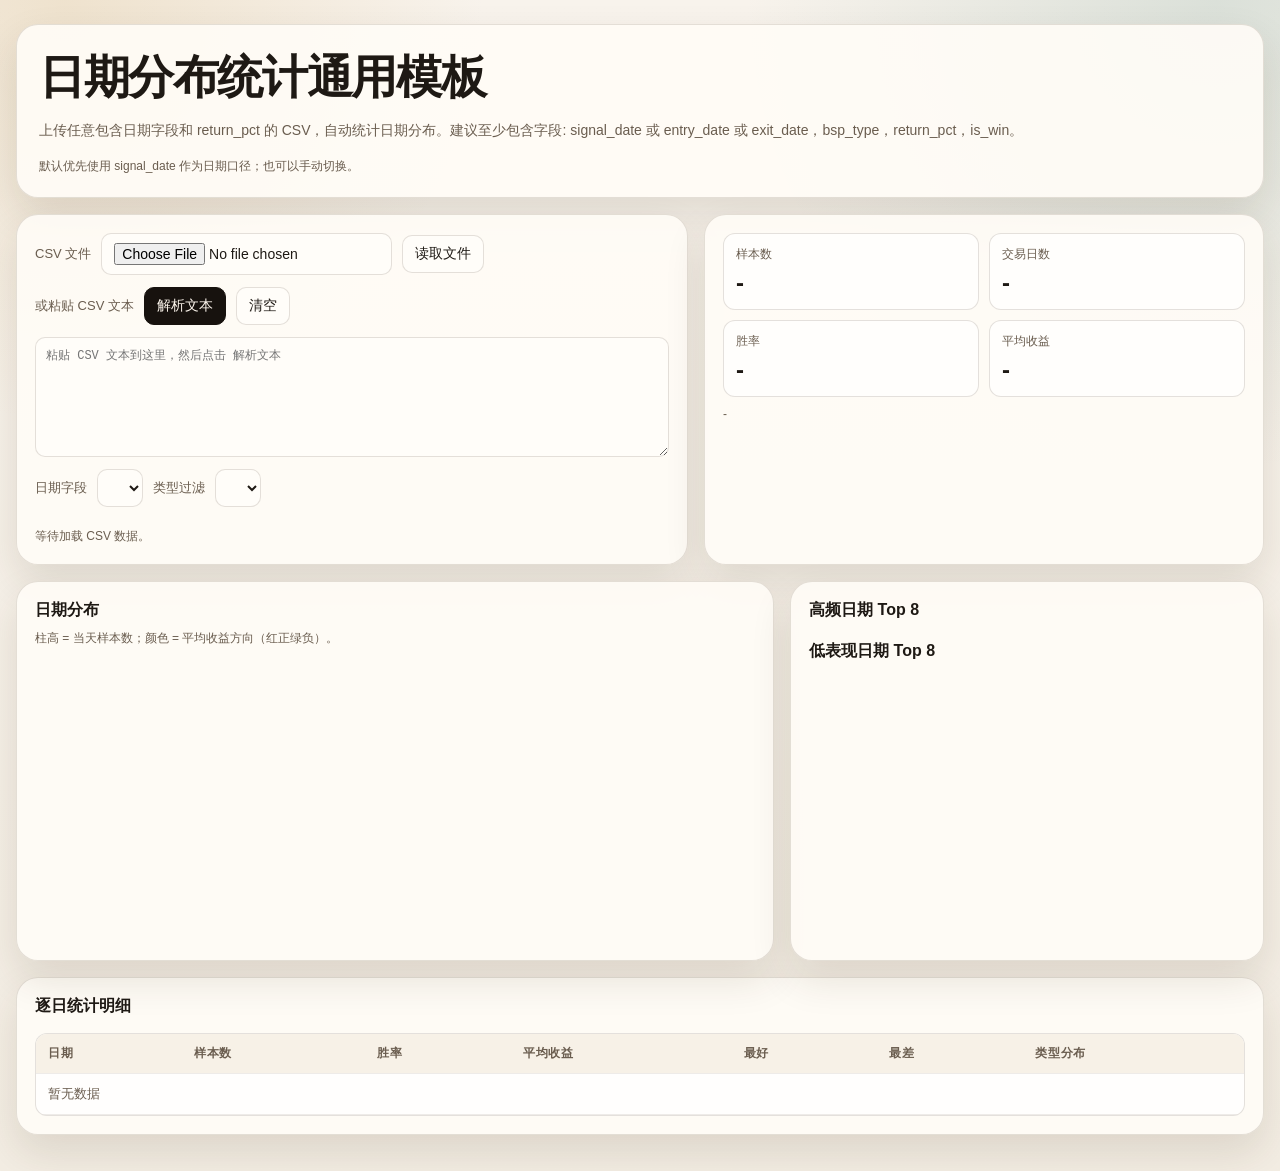
<file: date_distribution_template.html>
<!DOCTYPE html>
<html lang="zh-CN">
<head>
  <meta charset="UTF-8">
  <meta name="viewport" content="width=device-width, initial-scale=1.0">
  <title>日期分布统计 - 通用模板</title>
  <style>
    :root {
      --bg: #f3ede3;
      --bg2: #f8f3ec;
      --panel: rgba(255, 252, 247, 0.9);
      --text: #1e1914;
      --muted: #6a5d4f;
      --line: rgba(89, 71, 49, 0.16);
      --up: #bf3f2f;
      --down: #2a6f65;
      --warn: #be8a2f;
      --radius: 16px;
      --shadow: 0 18px 40px rgba(61, 39, 20, 0.12);
    }

    * { box-sizing: border-box; }

    body {
      margin: 0;
      color: var(--text);
      font-family: "Segoe UI", "PingFang SC", "Microsoft YaHei", sans-serif;
      background:
        radial-gradient(circle at 5% 0%, rgba(190, 138, 47, 0.16), transparent 25%),
        radial-gradient(circle at 95% 0%, rgba(42, 111, 101, 0.14), transparent 28%),
        linear-gradient(180deg, var(--bg2) 0%, var(--bg) 100%);
      min-height: 100vh;
    }

    .page {
      max-width: 1320px;
      margin: 0 auto;
      padding: 24px 16px 36px;
    }

    .hero,
    .panel {
      background: var(--panel);
      border: 1px solid var(--line);
      border-radius: 22px;
      box-shadow: var(--shadow);
    }

    .hero {
      padding: 22px;
      margin-bottom: 16px;
    }

    h1 {
      margin: 0;
      font-family: "Georgia", "Noto Serif SC", serif;
      font-size: clamp(28px, 4vw, 46px);
      letter-spacing: -0.03em;
    }

    .sub {
      margin-top: 10px;
      color: var(--muted);
      line-height: 1.7;
      font-size: 14px;
    }

    .top-grid {
      margin-top: 16px;
      display: grid;
      grid-template-columns: 1.2fr 1fr;
      gap: 16px;
    }

    .panel {
      padding: 18px;
    }

    .controls {
      display: grid;
      gap: 12px;
    }

    .row {
      display: flex;
      gap: 10px;
      flex-wrap: wrap;
      align-items: center;
    }

    label {
      font-size: 13px;
      color: var(--muted);
    }

    input[type="file"],
    select,
    button,
    textarea {
      border: 1px solid var(--line);
      border-radius: 10px;
      background: #fffdf9;
      color: var(--text);
      font-size: 14px;
    }

    input[type="file"],
    select,
    button {
      padding: 9px 12px;
    }

    textarea {
      width: 100%;
      min-height: 120px;
      padding: 10px;
      resize: vertical;
      font-family: Consolas, "Courier New", monospace;
      font-size: 12px;
      line-height: 1.45;
    }

    button {
      cursor: pointer;
      background: #17120e;
      color: #fff8ef;
      border-color: #17120e;
    }

    .ghost {
      background: #fffdf9;
      color: var(--text);
      border-color: var(--line);
    }

    .metric-grid {
      display: grid;
      grid-template-columns: repeat(2, minmax(0, 1fr));
      gap: 10px;
    }

    .metric {
      border: 1px solid var(--line);
      border-radius: 12px;
      padding: 12px;
      background: rgba(255, 255, 255, 0.7);
    }

    .metric .k {
      font-size: 12px;
      color: var(--muted);
    }

    .metric .v {
      margin-top: 6px;
      font-size: 24px;
      font-weight: 700;
      letter-spacing: -0.03em;
    }

    .layout {
      margin-top: 16px;
      display: grid;
      grid-template-columns: 1.6fr 1fr;
      gap: 16px;
    }

    .chart {
      display: grid;
      grid-template-columns: repeat(auto-fit, minmax(34px, 1fr));
      gap: 8px;
      min-height: 280px;
      align-items: end;
      margin-top: 14px;
    }

    .bar-wrap {
      min-height: 200px;
      display: flex;
      flex-direction: column;
      justify-content: end;
      align-items: center;
      gap: 8px;
    }

    .bar-track {
      width: 100%;
      height: 150px;
      border-radius: 10px;
      border: 1px solid rgba(89, 71, 49, 0.12);
      background: rgba(255, 255, 255, 0.55);
      display: flex;
      align-items: end;
      overflow: hidden;
    }

    .bar {
      width: 100%;
      border-radius: 10px 10px 8px 8px;
      min-height: 4px;
      background: var(--warn);
      transition: 0.2s ease;
    }

    .bar-date {
      font-size: 11px;
      color: var(--muted);
    }

    .bar-count {
      font-size: 11px;
      color: var(--muted);
    }

    .list {
      margin-top: 10px;
      display: grid;
      gap: 8px;
    }

    .item {
      border: 1px solid var(--line);
      border-radius: 10px;
      padding: 9px 10px;
      background: rgba(255, 255, 255, 0.72);
      font-size: 13px;
      display: flex;
      justify-content: space-between;
      gap: 8px;
    }

    .table-wrap {
      margin-top: 16px;
      overflow: auto;
      border: 1px solid var(--line);
      border-radius: 12px;
      background: rgba(255, 255, 255, 0.74);
    }

    table {
      width: 100%;
      border-collapse: collapse;
      min-width: 760px;
    }

    th, td {
      padding: 11px 12px;
      border-bottom: 1px solid rgba(89, 71, 49, 0.1);
      text-align: left;
      font-size: 13px;
    }

    th {
      position: sticky;
      top: 0;
      background: #f7f1e7;
      font-size: 12px;
      color: var(--muted);
      text-transform: uppercase;
      letter-spacing: 0.06em;
    }

    .muted { color: var(--muted); }
    .up { color: var(--up); }
    .down { color: var(--down); }

    .type-cell {
      position: relative;
    }

    .type-cell-summary {
      cursor: help;
      border-bottom: 1px dashed rgba(89, 71, 49, 0.35);
    }

    .type-tooltip {
      position: absolute;
      z-index: 30;
      left: 0;
      top: calc(100% + 6px);
      width: max-content;
      max-width: min(460px, 82vw);
      padding: 8px 10px;
      border-radius: 10px;
      border: 1px solid rgba(89, 71, 49, 0.22);
      background: rgba(255, 252, 247, 0.98);
      box-shadow: 0 10px 24px rgba(61, 39, 20, 0.15);
      line-height: 1.45;
      font-size: 12px;
      color: var(--text);
      opacity: 0;
      visibility: hidden;
      transform: translateY(4px);
      transition: opacity 0.15s ease, transform 0.15s ease, visibility 0.15s ease;
      pointer-events: none;
      white-space: normal;
    }

    .type-cell:hover .type-tooltip,
    .type-cell:focus-within .type-tooltip {
      opacity: 1;
      visibility: visible;
      transform: translateY(0);
    }

    .type-tooltip-title {
      font-weight: 700;
      margin-bottom: 4px;
    }

    .type-tooltip-line {
      margin-top: 3px;
      color: var(--muted);
    }

    .tip {
      margin-top: 8px;
      font-size: 12px;
      color: var(--muted);
      line-height: 1.55;
    }

    @media (max-width: 1050px) {
      .top-grid,
      .layout {
        grid-template-columns: 1fr;
      }
    }
  </style>
</head>
<body>
  <div class="page">
    <section class="hero">
      <h1>日期分布统计通用模板</h1>
      <p class="sub">上传任意包含日期字段和 return_pct 的 CSV，自动统计日期分布。建议至少包含字段: signal_date 或 entry_date 或 exit_date，bsp_type，return_pct，is_win。</p>
      <div class="tip">默认优先使用 signal_date 作为日期口径；也可以手动切换。</div>
    </section>

    <section class="top-grid">
      <article class="panel controls">
        <div class="row">
          <label for="csvFile">CSV 文件</label>
          <input id="csvFile" type="file" accept=".csv,text/csv">
          <button id="loadFileBtn" class="ghost" type="button">读取文件</button>
        </div>
        <div class="row">
          <label for="csvText">或粘贴 CSV 文本</label>
          <button id="loadTextBtn" type="button">解析文本</button>
          <button id="clearBtn" class="ghost" type="button">清空</button>
        </div>
        <textarea id="csvText" placeholder="粘贴 CSV 文本到这里，然后点击 解析文本"></textarea>
        <div class="row">
          <label for="dateField">日期字段</label>
          <select id="dateField"></select>
          <label for="typeField">类型过滤</label>
          <select id="typeField"></select>
        </div>
        <div id="status" class="tip">等待加载 CSV 数据。</div>
      </article>

      <article class="panel">
        <div class="metric-grid">
          <div class="metric">
            <div class="k">样本数</div>
            <div class="v" id="mTotal">-</div>
          </div>
          <div class="metric">
            <div class="k">交易日数</div>
            <div class="v" id="mDays">-</div>
          </div>
          <div class="metric">
            <div class="k">胜率</div>
            <div class="v" id="mWin">-</div>
          </div>
          <div class="metric">
            <div class="k">平均收益</div>
            <div class="v" id="mAvg">-</div>
          </div>
        </div>
        <div class="tip" id="metaTip">-</div>
      </article>
    </section>

    <section class="layout">
      <article class="panel">
        <strong id="chartTitle">日期分布</strong>
        <div class="tip">柱高 = 当天样本数；颜色 = 平均收益方向（红正绿负）。</div>
        <div id="chart" class="chart"></div>
      </article>

      <article class="panel">
        <strong>高频日期 Top 8</strong>
        <div id="topDays" class="list"></div>
        <div style="height:10px"></div>
        <strong>低表现日期 Top 8</strong>
        <div id="lowDays" class="list"></div>
      </article>
    </section>

    <section class="panel" style="margin-top:16px;">
      <strong>逐日统计明细</strong>
      <div class="table-wrap">
        <table>
          <thead>
            <tr>
              <th>日期</th>
              <th>样本数</th>
              <th>胜率</th>
              <th>平均收益</th>
              <th>最好</th>
              <th>最差</th>
              <th>类型分布</th>
            </tr>
          </thead>
          <tbody id="statsBody">
            <tr><td colspan="7" class="muted">暂无数据</td></tr>
          </tbody>
        </table>
      </div>
    </section>
  </div>

  <script>
    const state = {
      rawRows: [],
      rows: [],
      dateField: "",
      typeFilter: "all",
      availableDateFields: [],
      availableTypes: [],
    };

    const RETURN_BINS = [
      { key: "lt_neg2", label: "<-2%" },
      { key: "neg2_to_0", label: "-2%~0%" },
      { key: "zero_to_2", label: "0%~2%" },
      { key: "ge_2", label: ">=2%" },
    ];

    const el = {
      csvFile: document.getElementById("csvFile"),
      csvText: document.getElementById("csvText"),
      loadFileBtn: document.getElementById("loadFileBtn"),
      loadTextBtn: document.getElementById("loadTextBtn"),
      clearBtn: document.getElementById("clearBtn"),
      dateField: document.getElementById("dateField"),
      typeField: document.getElementById("typeField"),
      status: document.getElementById("status"),
      mTotal: document.getElementById("mTotal"),
      mDays: document.getElementById("mDays"),
      mWin: document.getElementById("mWin"),
      mAvg: document.getElementById("mAvg"),
      metaTip: document.getElementById("metaTip"),
      chartTitle: document.getElementById("chartTitle"),
      chart: document.getElementById("chart"),
      topDays: document.getElementById("topDays"),
      lowDays: document.getElementById("lowDays"),
      statsBody: document.getElementById("statsBody"),
    };

    function setStatus(text, isError) {
      el.status.textContent = text;
      el.status.className = isError ? "tip down" : "tip";
    }

    function parseCsv(text) {
      const rows = [];
      let row = [];
      let value = "";
      let inQuotes = false;

      for (let i = 0; i < text.length; i += 1) {
        const ch = text[i];
        const next = text[i + 1];
        if (ch === '"') {
          if (inQuotes && next === '"') {
            value += '"';
            i += 1;
          } else {
            inQuotes = !inQuotes;
          }
        } else if (ch === "," && !inQuotes) {
          row.push(value);
          value = "";
        } else if ((ch === "\n" || ch === "\r") && !inQuotes) {
          if (ch === "\r" && next === "\n") i += 1;
          row.push(value);
          if (row.some((x) => x !== "")) rows.push(row);
          row = [];
          value = "";
        } else {
          value += ch;
        }
      }

      if (value || row.length) {
        row.push(value);
        rows.push(row);
      }

      if (rows.length < 2) {
        throw new Error("CSV 至少需要表头和一行数据。");
      }

      const header = rows[0].map((h) => h.trim());
      return rows.slice(1).map((cells) => {
        const obj = {};
        header.forEach((h, idx) => {
          obj[h] = (cells[idx] || "").trim();
        });
        return obj;
      });
    }

    function pickDateFields(firstRow) {
      const priority = ["signal_date", "entry_date", "exit_date", "date", "trade_date"];
      const keys = Object.keys(firstRow || {});
      const inPriority = priority.filter((k) => keys.includes(k));
      const fuzzy = keys.filter((k) => /date|day/i.test(k) && !inPriority.includes(k));
      return [...inPriority, ...fuzzy];
    }

    function normalizeRows(raw) {
      return raw
        .map((r) => ({
          ...r,
          return_pct: Number(r.return_pct),
          is_win: String(r.is_win || "").toLowerCase() === "true",
          bsp_type: r.bsp_type || "unknown",
        }))
        .filter((r) => Number.isFinite(r.return_pct));
    }

    function toPercent(v) {
      return `${v.toFixed(2)}%`;
    }

    function toRate(v) {
      return `${(v * 100).toFixed(1)}%`;
    }

    function escapeHtml(text) {
      return String(text)
        .replace(/&/g, "&amp;")
        .replace(/</g, "&lt;")
        .replace(/>/g, "&gt;")
        .replace(/\"/g, "&quot;")
        .replace(/'/g, "&#39;");
    }

    function pickReturnBin(value) {
      if (value < -2) return "lt_neg2";
      if (value < 0) return "neg2_to_0";
      if (value < 2) return "zero_to_2";
      return "ge_2";
    }

    function buildTypeDistributionTooltip(typeReturnBins) {
      const typeEntries = Object.entries(typeReturnBins)
        .sort((a, b) => b[1].total - a[1].total);

      const blocks = typeEntries.map(([type, info]) => {
        const total = info.total || 1;
        const parts = RETURN_BINS.map((bin) => {
          const count = info.bins[bin.key] || 0;
          const rate = toRate(count / total);
          return `${bin.label}: ${count} (${rate})`;
        }).join(" | ");
        return `
          <div class="type-tooltip-title">${escapeHtml(type)} (${info.total}条)</div>
          <div class="type-tooltip-line">${parts}</div>
        `;
      }).join("");

      return `
        <div class="type-tooltip">
          ${blocks}
        </div>
      `;
    }

    function getFilteredRows() {
      return state.typeFilter === "all"
        ? state.rows
        : state.rows.filter((r) => r.bsp_type === state.typeFilter);
    }

    function summarizeByDate(rows, dateField) {
      const map = new Map();
      rows.forEach((r) => {
        const d = r[dateField];
        if (!d) return;
        if (!map.has(d)) map.set(d, []);
        map.get(d).push(r);
      });
      return Array.from(map.entries())
        .map(([date, items]) => {
          const count = items.length;
          const wins = items.filter((i) => i.is_win).length;
          const avg = items.reduce((s, i) => s + i.return_pct, 0) / count;
          const best = Math.max(...items.map((i) => i.return_pct));
          const worst = Math.min(...items.map((i) => i.return_pct));
          const types = items.reduce((acc, i) => {
            acc[i.bsp_type] = (acc[i.bsp_type] || 0) + 1;
            return acc;
          }, {});
          const typeReturnBins = items.reduce((acc, i) => {
            const t = i.bsp_type || "unknown";
            if (!acc[t]) {
              acc[t] = {
                total: 0,
                bins: {
                  lt_neg2: 0,
                  neg2_to_0: 0,
                  zero_to_2: 0,
                  ge_2: 0,
                },
              };
            }
            acc[t].total += 1;
            acc[t].bins[pickReturnBin(i.return_pct)] += 1;
            return acc;
          }, {});
          return { date, count, wins, winRate: wins / count, avg, best, worst, types, typeReturnBins };
        })
        .sort((a, b) => a.date.localeCompare(b.date));
    }

    function renderSelectors() {
      el.dateField.innerHTML = state.availableDateFields
        .map((f) => `<option value="${f}">${f}</option>`)
        .join("");
      el.dateField.value = state.dateField;

      const typeOptions = ["all", ...state.availableTypes];
      el.typeField.innerHTML = typeOptions
        .map((t) => `<option value="${t}">${t === "all" ? "全部类型" : t}</option>`)
        .join("");
      el.typeField.value = state.typeFilter;
    }

    function renderStats() {
      const filtered = getFilteredRows();
      const daily = summarizeByDate(filtered, state.dateField);

      if (!daily.length) {
        el.mTotal.textContent = "0";
        el.mDays.textContent = "0";
        el.mWin.textContent = "-";
        el.mAvg.textContent = "-";
        el.chart.innerHTML = "";
        el.topDays.innerHTML = "";
        el.lowDays.innerHTML = "";
        el.statsBody.innerHTML = '<tr><td colspan="7" class="muted">当前过滤条件下无数据</td></tr>';
        el.metaTip.textContent = "请调整日期字段或类型过滤。";
        return;
      }

      const total = filtered.length;
      const totalWins = filtered.filter((r) => r.is_win).length;
      const avgAll = filtered.reduce((s, r) => s + r.return_pct, 0) / total;
      const peak = [...daily].sort((a, b) => b.count - a.count)[0];

      el.mTotal.textContent = String(total);
      el.mDays.textContent = String(daily.length);
      el.mWin.textContent = toRate(totalWins / total);
      el.mAvg.textContent = toPercent(avgAll);
      el.mAvg.className = `v ${avgAll >= 0 ? "up" : "down"}`;
      el.metaTip.textContent = `日期字段: ${state.dateField}，峰值日期: ${peak.date} (${peak.count} 条)`;

      el.chartTitle.textContent = `${state.dateField} 日期分布`;
      const maxCount = Math.max(...daily.map((d) => d.count));
      el.chart.innerHTML = daily.map((d) => {
        const h = Math.max((d.count / maxCount) * 100, 4);
        const color = d.avg >= 0 ? "var(--up)" : "var(--down)";
        return `
          <div class="bar-wrap" title="${d.date} | 样本 ${d.count} | 胜率 ${toRate(d.winRate)} | 均值 ${toPercent(d.avg)}">
            <div class="bar-count">${d.count}</div>
            <div class="bar-track">
              <div class="bar" style="height:${h}%; background:${color};"></div>
            </div>
            <div class="bar-date">${d.date.slice(-5)}</div>
          </div>
        `;
      }).join("");

      const top = [...daily].sort((a, b) => b.count - a.count).slice(0, 8);
      el.topDays.innerHTML = top.map((d) => `
        <div class="item">
          <span>${d.date}</span>
          <span>${d.count} 条 / ${toRate(d.winRate)}</span>
        </div>
      `).join("");

      const low = [...daily].sort((a, b) => a.avg - b.avg).slice(0, 8);
      el.lowDays.innerHTML = low.map((d) => `
        <div class="item">
          <span>${d.date}</span>
          <span class="${d.avg >= 0 ? "up" : "down"}">${toPercent(d.avg)}</span>
        </div>
      `).join("");

      el.statsBody.innerHTML = daily.map((d) => {
        const ts = Object.entries(d.types)
          .sort((a, b) => b[1] - a[1])
          .map(([t, c]) => `${t}:${c}`)
          .join(" / ");
        const tooltipHtml = buildTypeDistributionTooltip(d.typeReturnBins || {});
        return `
          <tr>
            <td>${d.date}</td>
            <td>${d.count}</td>
            <td>${toRate(d.winRate)}</td>
            <td class="${d.avg >= 0 ? "up" : "down"}">${toPercent(d.avg)}</td>
            <td class="up">${toPercent(d.best)}</td>
            <td class="down">${toPercent(d.worst)}</td>
            <td class="type-cell"><span tabindex="0" class="type-cell-summary">${ts}</span>${tooltipHtml}</td>
          </tr>
        `;
      }).join("");
    }

    function applyData(rawRows) {
      if (!rawRows.length) {
        throw new Error("没有读取到数据行。");
      }

      const normalized = normalizeRows(rawRows);
      if (!normalized.length) {
        throw new Error("没有可用数据。请确认 return_pct 字段是数值。\n");
      }

      const dates = pickDateFields(normalized[0]);
      if (!dates.length) {
        throw new Error("未识别到日期字段。请至少包含 signal_date / entry_date / exit_date 之一。\n");
      }

      state.rawRows = rawRows;
      state.rows = normalized;
      state.availableDateFields = dates;
      state.dateField = dates.includes(state.dateField) ? state.dateField : dates[0];
      state.availableTypes = Array.from(new Set(normalized.map((r) => r.bsp_type))).sort((a, b) => a.localeCompare(b));
      state.typeFilter = state.availableTypes.includes(state.typeFilter) ? state.typeFilter : "all";

      renderSelectors();
      renderStats();
      setStatus(`已加载 ${normalized.length} 条数据，检测到日期字段: ${dates.join(", ")}`);
    }

    async function loadFromFile() {
      const file = el.csvFile.files[0];
      if (!file) {
        setStatus("请先选择 CSV 文件。", true);
        return;
      }
      const text = await file.text();
      const parsed = parseCsv(text);
      applyData(parsed);
    }

    function loadFromText() {
      const text = el.csvText.value.trim();
      if (!text) {
        setStatus("请先粘贴 CSV 文本。", true);
        return;
      }
      const parsed = parseCsv(text);
      applyData(parsed);
    }

    function clearAll() {
      state.rawRows = [];
      state.rows = [];
      state.dateField = "";
      state.typeFilter = "all";
      state.availableDateFields = [];
      state.availableTypes = [];
      el.csvFile.value = "";
      el.csvText.value = "";
      el.dateField.innerHTML = "";
      el.typeField.innerHTML = "";
      el.chart.innerHTML = "";
      el.topDays.innerHTML = "";
      el.lowDays.innerHTML = "";
      el.statsBody.innerHTML = '<tr><td colspan="7" class="muted">暂无数据</td></tr>';
      el.mTotal.textContent = "-";
      el.mDays.textContent = "-";
      el.mWin.textContent = "-";
      el.mAvg.textContent = "-";
      el.metaTip.textContent = "-";
      setStatus("等待加载 CSV 数据。");
    }

    el.loadFileBtn.addEventListener("click", async () => {
      try {
        await loadFromFile();
      } catch (err) {
        setStatus(`读取文件失败: ${err.message}`, true);
      }
    });

    el.loadTextBtn.addEventListener("click", () => {
      try {
        loadFromText();
      } catch (err) {
        setStatus(`解析文本失败: ${err.message}`, true);
      }
    });

    el.clearBtn.addEventListener("click", clearAll);

    el.dateField.addEventListener("change", () => {
      state.dateField = el.dateField.value;
      renderStats();
    });

    el.typeField.addEventListener("change", () => {
      state.typeFilter = el.typeField.value;
      renderStats();
    });
  </script>
</body>
</html>
</file>
